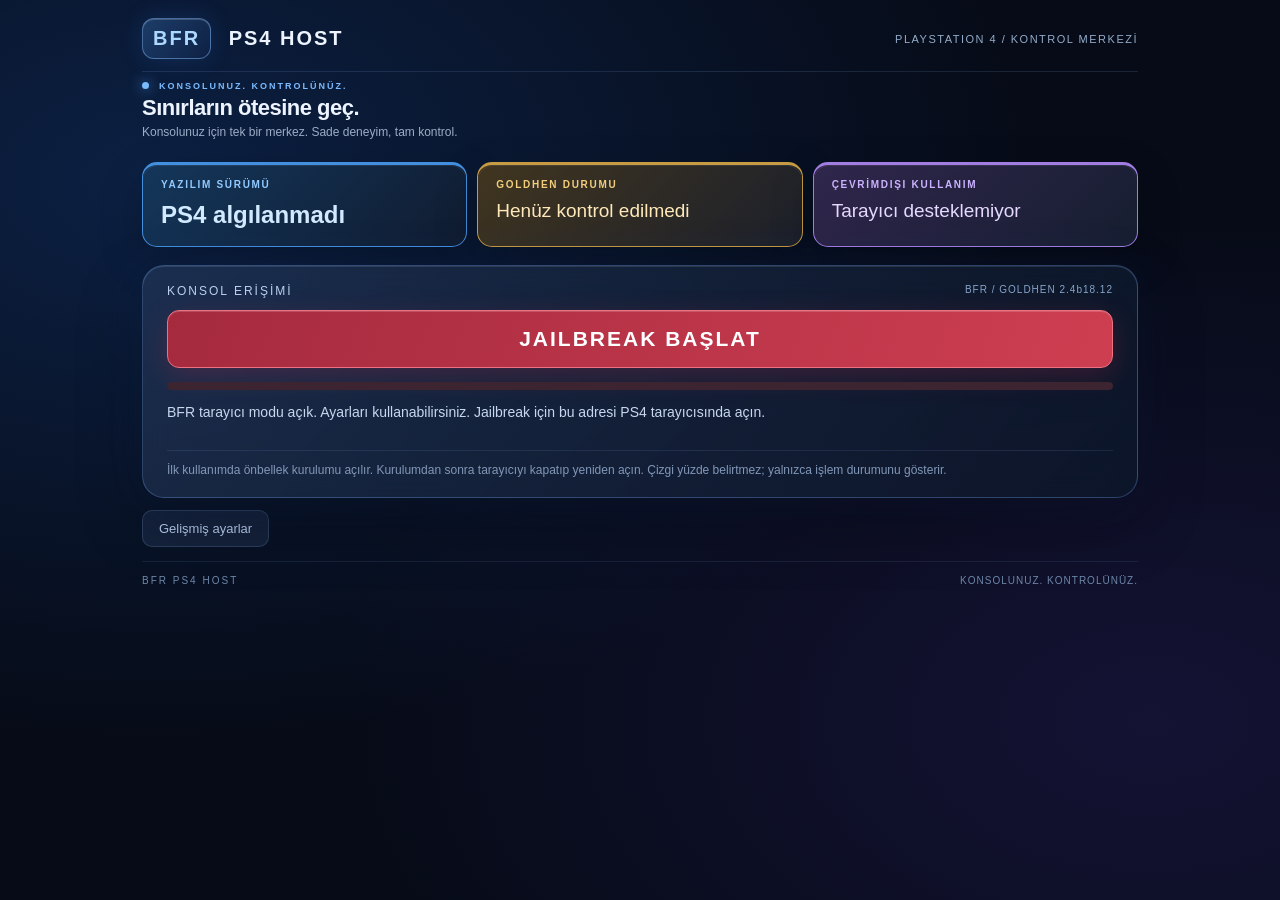
<file: index.html>
<!DOCTYPE html>
<html lang="tr"><head><meta charset="utf-8"><meta http-equiv="refresh" content="0;url=g2all/index.html"><title>BFR PS4 HOST</title></head><body style="background:#070e1d;color:#e8f0ff;font:20px Arial;padding:40px"><h1>BFR PS4 HOST</h1><a style="color:#82b8ff" href="g2all/index.html">Host arayüzünü aç</a></body></html>
</file>
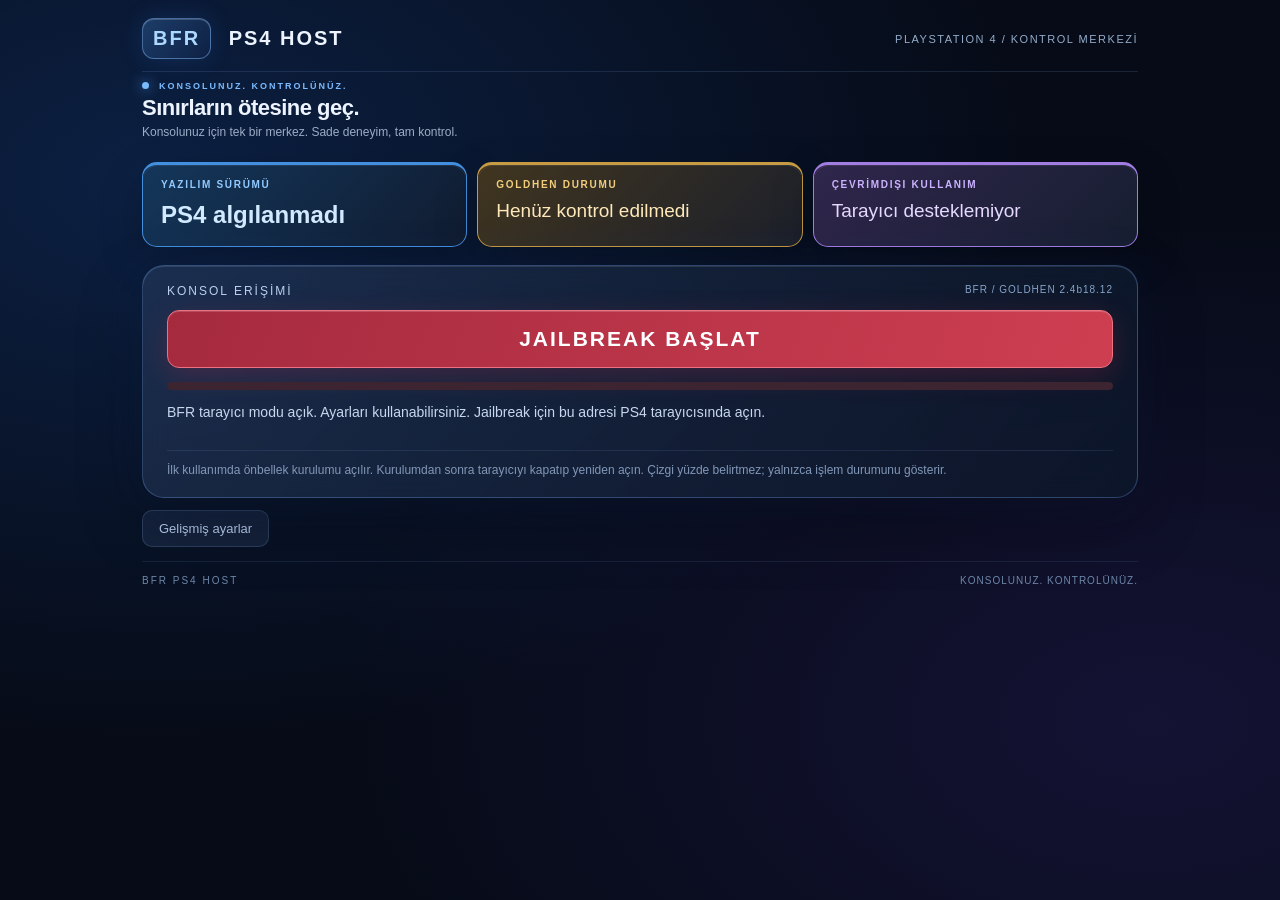
<file: g2all/index.html>
<!DOCTYPE html>
<html lang="tr"><head><meta charset="utf-8"><meta name="viewport" content="width=device-width,initial-scale=1"><title>BFR PS4 HOST</title><link rel="stylesheet" href="bfr.css?v=compact-header-2"></head>
<body><main class="shell"><header class="top"><span class="brand"><span class="brand-mark">BFR</span> PS4 HOST</span><span class="tag">PLAYSTATION 4 / KONTROL MERKEZİ</span></header>
<div class="intro"><div class="eyebrow">KONSOLUNUZ. KONTROLÜNÜZ.</div><h1>Sınırların ötesine geç.</h1><p>Konsolunuz için tek bir merkez. Sade deneyim, tam kontrol.</p></div>
<div class="cards"><div class="card card-firmware"><span class="label">YAZILIM SÜRÜMÜ</span><span id="firmware" class="value">Algılanıyor…</span></div><div class="card card-goldhen"><span class="label">GOLDHEN DURUMU</span><span id="goldhen" class="value">Henüz kontrol edilmedi</span></div><div class="card card-offline"><span class="label">ÇEVRİMDIŞI KULLANIM</span><span id="offline" class="value">Kontrol ediliyor…</span></div></div>
<section id="panel" class="panel"><div class="panel-heading">KONSOL ERİŞİMİ <span>BFR / GOLDHEN 2.4b18.12</span></div><button id="start" class="primary" type="button">JAILBREAK BAŞLAT</button><div class="track" aria-hidden="true"><span></span></div><div id="message" class="status" role="status" aria-live="polite">Hazır. Başlamak için JAILBREAK BAŞLAT düğmesini kullanın.</div><p class="hint">İlk kullanımda önbellek kurulumu açılır. Kurulumdan sonra tarayıcıyı kapatıp yeniden açın. Çizgi yüzde belirtmez; yalnızca işlem durumunu gösterir.</p></section>
<button id="settings-button" class="secondary" aria-expanded="false" aria-controls="settings" type="button">Gelişmiş ayarlar</button><section id="settings" class="settings hidden"><label><input id="auto" type="checkbox"> Bu cihazda otomatik başlat</label><p id="preference">Varsayılan olarak kapalıdır. Açıldığında sonraki sayfa açılışında işlem başlar.</p><p>Ham işlem bildirimi:</p><pre id="detail">Henüz işlem yok.</pre><pre id="out"></pre></section>
<div id="msgs" class="raw"></div><div id="state" class="raw"></div><footer class="footer">BFR PS4 HOST <span>KONSOLUNUZ. KONTROLÜNÜZ.</span></footer></main><script src="bfr-launch.js"></script><script src="bfr-ui.js"></script></body></html>
</file>
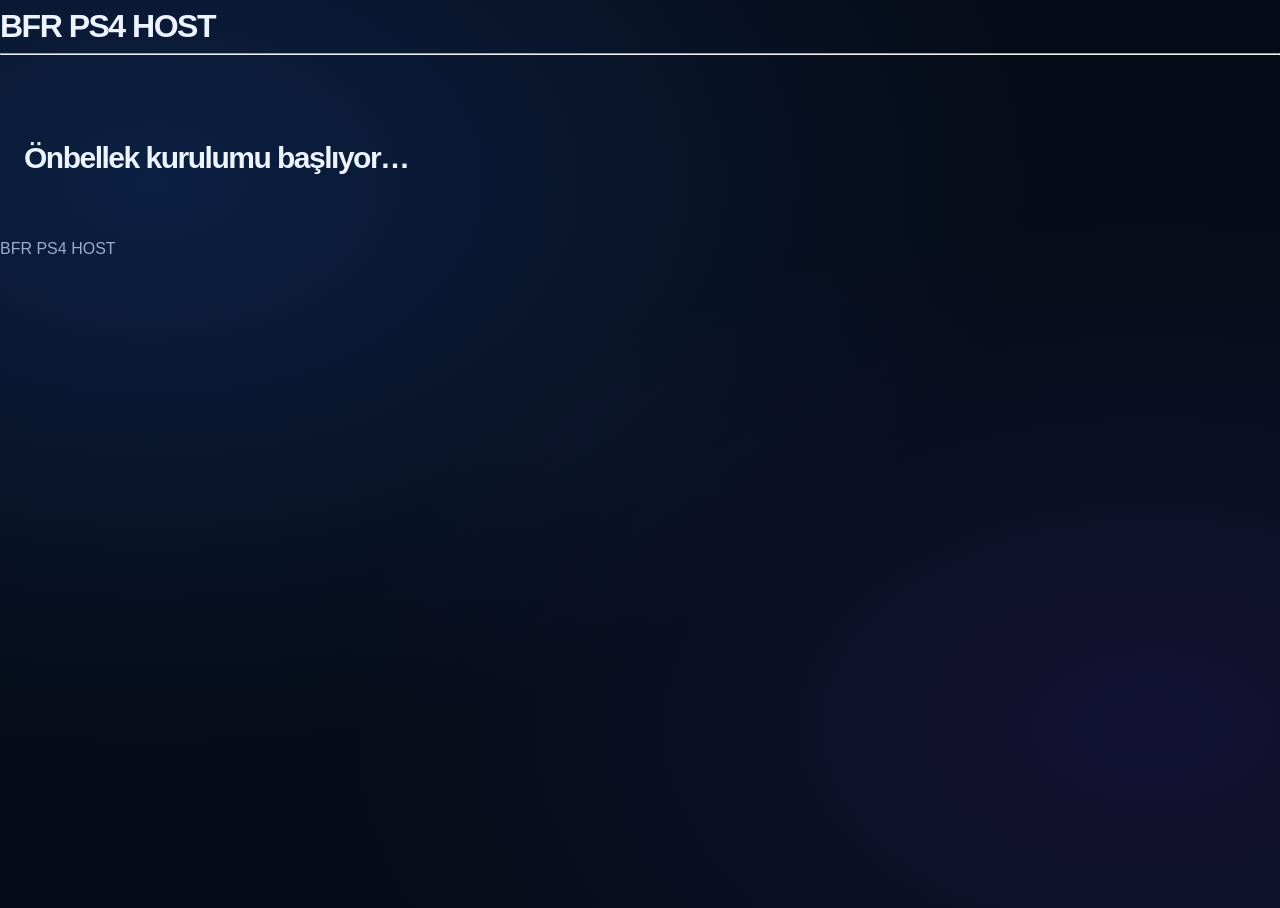
<file: g2all/cacheslopkit.html>
<!DOCTYPE html>
<html lang="tr" manifest="slopkit.manifest">
<head><meta charset="utf-8">
<title>BFR PS4 HOST</title>
<link rel="stylesheet" href="bfr.css">
</head>
<body>
<script>
history.replaceState(null,null,'index.html');var histlength=history.length;history.go(-histlength);
function DLProgress(e){Percent=(Math.round(e.loaded / e.total * 100));window.msgs.innerHTML="Çevrimdışı önbellek indiriliyor: " + Percent + "%";}
function DisplayCacheProgress(){window.msgs.innerHTML="Önbellek kuruldu ✔";setTimeout(function(){window.msgs.innerHTML="Tarayıcıyı kapatıp yeniden açın.";},1500);}
window.applicationCache.addEventListener("progress",DLProgress,false);
window.applicationCache.oncached=function(e){DisplayCacheProgress();};
window.applicationCache.onupdateready=function(e){DisplayCacheProgress();};
window.applicationCache.onerror=function(e){window.msgs.innerHTML="Önbellek kurulamadı. Bağlantıyı kontrol edin ve yeniden deneyin.";};
</script>
<h1>BFR PS4 HOST</h1>
<hr>
<br>
<h1 id=msgs style="font-size: 30px;margin: 60px 24px;">Önbellek kurulumu başlıyor…</h1>
<p>BFR PS4 HOST</p>
</body>
</html>
</file>
<file: g2all/bfr.css>
*{box-sizing:border-box}body{margin:0;min-height:100vh;background:#060b17;background-image:radial-gradient(ellipse at 12% 20%,rgba(28,92,191,.26),transparent 55%),radial-gradient(ellipse at 90% 80%,rgba(69,45,154,.22),transparent 50%);color:#edf4ff;font:16px Arial,sans-serif}a{color:#91c6ff}button,input{font:inherit}button,a,input{outline-offset:5px}button:focus,a:focus,input:focus{outline:3px solid #a6d7ff}button{cursor:pointer}button:disabled{cursor:default;color:#abc4e2;background:linear-gradient(110deg,#193d68,#234a77);border-color:#3f6894;box-shadow:0 8px 30px rgba(30,116,234,.12)}.shell{max-width:1060px;margin:0 auto;padding:28px 32px}.top{border-bottom:1px solid rgba(151,191,255,.13);padding-bottom:24px;margin-bottom:32px}.brand{font-size:20px;font-weight:bold;letter-spacing:2px}.brand-mark{display:inline-block;padding:11px 12px;margin-right:10px;background:linear-gradient(135deg,rgba(85,166,255,.25),rgba(49,85,174,.1));border:1px solid rgba(135,191,255,.45);border-radius:12px;color:#acd8ff;box-shadow:0 0 24px rgba(51,134,255,.16),inset 0 1px 0 rgba(255,255,255,.18)}.tag{float:right;color:#93acca;font-size:11px;letter-spacing:1.5px;padding:15px 0}.eyebrow{color:#7abaff;font-size:11px;font-weight:bold;letter-spacing:3px}.eyebrow:before{content:'';display:inline-block;width:7px;height:7px;background:#7abaff;border-radius:50%;margin-right:10px;box-shadow:0 0 13px #4f9dff}h1{font-size:44px;letter-spacing:-1.5px;line-height:1.15;margin:15px 0 12px}p{color:#9badc7;line-height:1.7;margin:10px 0}.cards{display:table;width:calc(100% + 20px);border-spacing:10px;margin:24px -10px 12px}.card,.panel,.settings{background:#101c30;background:linear-gradient(130deg,rgba(46,68,105,.48),rgba(12,23,42,.78));border:1px solid rgba(143,179,232,.19);box-shadow:inset 0 1px 0 rgba(255,255,255,.08),0 16px 45px rgba(0,0,0,.2);-webkit-backdrop-filter:blur(18px);backdrop-filter:blur(18px)}.card{display:table-cell;width:33.333%;border-radius:15px;padding:20px 22px;vertical-align:top}.label{display:block;color:#8ba6cb;font-size:10px;letter-spacing:1.7px;font-weight:bold;margin-bottom:14px}.value{font-size:19px;line-height:1.4}.panel{position:relative;border-radius:22px;padding:27px 30px;border-color:rgba(124,177,255,.29);box-shadow:inset 0 1px 0 rgba(203,226,255,.12),0 0 50px rgba(34,108,228,.08),0 24px 65px rgba(0,0,0,.3)}.panel-heading{font-size:12px;letter-spacing:2px;color:#bad0ed;margin-bottom:20px}.panel-heading span{float:right;font-size:10px;letter-spacing:1px;color:#88a4c9}.primary{display:block;width:100%;padding:23px;border:1px solid #73b6ff;border-radius:12px;background:#2378e7;background:linear-gradient(110deg,#245dd2,#268cf1);color:#fff;font-size:21px;font-weight:bold;letter-spacing:2px;box-shadow:0 0 30px rgba(43,127,255,.3),inset 0 1px 0 rgba(255,255,255,.3);transition:box-shadow .2s,background .2s}.primary:hover:enabled,.primary:focus:enabled{box-shadow:0 0 42px rgba(68,153,255,.5),inset 0 1px 0 rgba(255,255,255,.4);background:#348ff4}.status{margin-top:17px;line-height:1.7;min-height:48px;color:#c7d8ee;font-size:14px}.track{height:3px;border-radius:5px;background:rgba(132,174,236,.12);margin:22px 0 0;overflow:hidden}.track span{display:block;width:0;height:3px;background:#78baff}.running .track span{width:100%;background:repeating-linear-gradient(90deg,#65aaff 0,#65aaff 14px,#263852 14px,#263852 28px)}.success .track span{width:100%;background:#58d5ae}.error .track span{width:100%;background:#ffac79}.success #message{color:#71e5bb}.error #message{color:#ffb68b}.hint{border-top:1px solid rgba(143,179,232,.12);padding-top:16px;font-size:12px;color:#8298b8}.secondary{background:rgba(32,51,82,.5);color:#b9cff0;border:1px solid rgba(145,181,233,.2);border-radius:10px;padding:12px 18px;margin-top:20px;font-size:13px}.secondary:hover{background:#213b5f}.settings{border-radius:15px;margin-top:14px;padding:20px}.settings label{display:block;line-height:1.6}.settings p{font-size:13px}input{width:20px;height:20px;vertical-align:middle;accent-color:#4f9dff}pre{white-space:pre-wrap;word-break:break-all;max-height:200px;overflow:auto;font-size:12px;color:#8fa7c9}.raw{position:absolute;left:-9999px;width:1px;height:1px;overflow:hidden}.footer{border-top:1px solid rgba(151,191,255,.1);padding-top:18px;font-size:10px;letter-spacing:2px;color:#6f88aa;margin-top:25px;line-height:1.8}.footer span{float:right;letter-spacing:1px}.hidden{display:none}@media(min-width:1500px){.shell{padding-top:48px}}@media(max-width:640px){.shell{padding:22px 18px}.tag{float:none;display:block;padding-bottom:0}.top{margin-bottom:25px}.cards,.card{display:block;width:100%;margin:12px 0}.card{padding:16px 20px}.label{margin-bottom:8px}h1{font-size:34px}.panel{padding:22px 19px}.primary{font-size:17px}.panel-heading span{display:none}.footer span{float:none;display:block}}@media(prefers-reduced-motion:reduce){*{transition:none!important}}

.warning .track span{width:100%;background:#f0cd78}.warning #message{color:#f0cd78}

/* Distinct console cards and explicit action states. */
.card{border-top-width:3px;padding-top:23px}
.card-firmware{border-color:#428fe0;background:linear-gradient(135deg,#14365a,#101c30)}
.card-firmware .label{color:#92caff}.card-firmware .value{color:#d1eaff;font-size:27px;font-weight:bold}
.card-goldhen{border-color:#c69b43;background:linear-gradient(135deg,#40351f,#1c202b)}
.card-goldhen .label{color:#f2cd7c}.card-goldhen .value{color:#ffe9b9}
.card-offline{border-color:#a17de2;background:linear-gradient(135deg,#30264c,#161e30)}
.card-offline .label{color:#cbb2ff}.card-offline .value{color:#e6d9ff}
.panel .primary{background:linear-gradient(110deg,#a52a3e,#ce3e51);border-color:#ee7182;color:#fff;box-shadow:0 8px 28px rgba(198,46,71,.24),inset 0 1px 0 rgba(255,255,255,.16)}
.panel .primary:hover:enabled,.panel .primary:focus:enabled{background:#d54559;box-shadow:0 0 30px rgba(229,65,91,.4)}
.panel.running .primary,.panel.success .primary{background:linear-gradient(110deg,#116949,#19865b);border-color:#59d49b;color:#f1fff8;box-shadow:0 8px 30px rgba(30,173,106,.22)}
.panel.running,.panel.success{border-color:#388f70}
.panel.warning{border-color:#c69b43}
.panel.warning .primary{border-color:#f0cd78}
.track,.track span{height:8px;border-radius:8px}
.track{background:#3c2430}
.running .track span{width:100%;background:repeating-linear-gradient(90deg,#55d99c 0,#55d99c 18px,#196442 18px,#196442 36px);background-size:36px 8px;animation:bfr-progress 1s linear infinite}
.success .track span{background:#55d99c}.error .track span{background:#ee7182}
.card-goldhen .status-success{color:#81efb4}.card-goldhen .status-warning{color:#ffce70}.card-goldhen .status-error{color:#ffa5ae}
@keyframes bfr-progress{from{background-position:0 0}to{background-position:36px 0}}
@media(prefers-reduced-motion:reduce){.running .track span{animation:none}}

/* Small introduction strip for the PS4 browser. */
.shell .top{margin-bottom:8px}
.intro{padding:0;margin:0}
.intro .eyebrow{font-size:9px;line-height:12px;letter-spacing:2px}
.intro h1{font-size:22px;line-height:26px;letter-spacing:-.5px;margin:3px 0}
.intro p{font-size:12px;line-height:16px;margin:0}

/* Keep the opening screen compact, including 720p console displays. */
.shell{padding:18px 32px}
.top{padding-bottom:12px;margin-bottom:16px}
.brand-mark{padding:8px 10px}
h1{font-size:32px;line-height:1.15;margin:8px 0 6px}
.shell>p{font-size:14px;line-height:1.4;margin:6px 0}
.cards{margin:12px -10px 8px}
.card{padding:14px 18px}
.label{margin-bottom:8px}
.card-firmware .value{font-size:24px}
.panel{padding:18px 24px}
.panel-heading{margin-bottom:12px}
.primary{padding:16px}
.track{margin-top:14px}
.status{margin-top:12px;min-height:40px;line-height:1.5}
.hint{padding-top:10px;margin:8px 0 0;line-height:1.5}
.secondary{margin-top:12px;padding:10px 16px}
.footer{margin-top:14px;padding-top:10px}
@media(min-width:641px) and (max-height:650px){
    .shell{padding-top:12px;padding-bottom:12px}
    .top{margin-bottom:10px;padding-bottom:8px}
    h1{font-size:28px;margin:6px 0 4px}
    .cards{margin-top:6px;margin-bottom:4px}
    .card{padding:10px 16px}
    .panel{padding:14px 20px}
    .primary{padding:12px}
    .status{min-height:0;margin-top:10px}
    .footer{margin-top:10px;padding-top:8px}
}
@media(max-width:640px){
    .shell{padding:14px 18px}
    .top{margin-bottom:12px}
    .tag{padding-top:8px}
    h1{font-size:28px}
    .cards{margin:10px 0}
    .card{margin:6px 0;padding:9px 14px}
    .label{margin-bottom:4px}
    .value,.card-firmware .value{font-size:18px}
    .panel{padding:14px 16px}
    .primary{padding:13px}
    .status{min-height:0}
}
</file>
